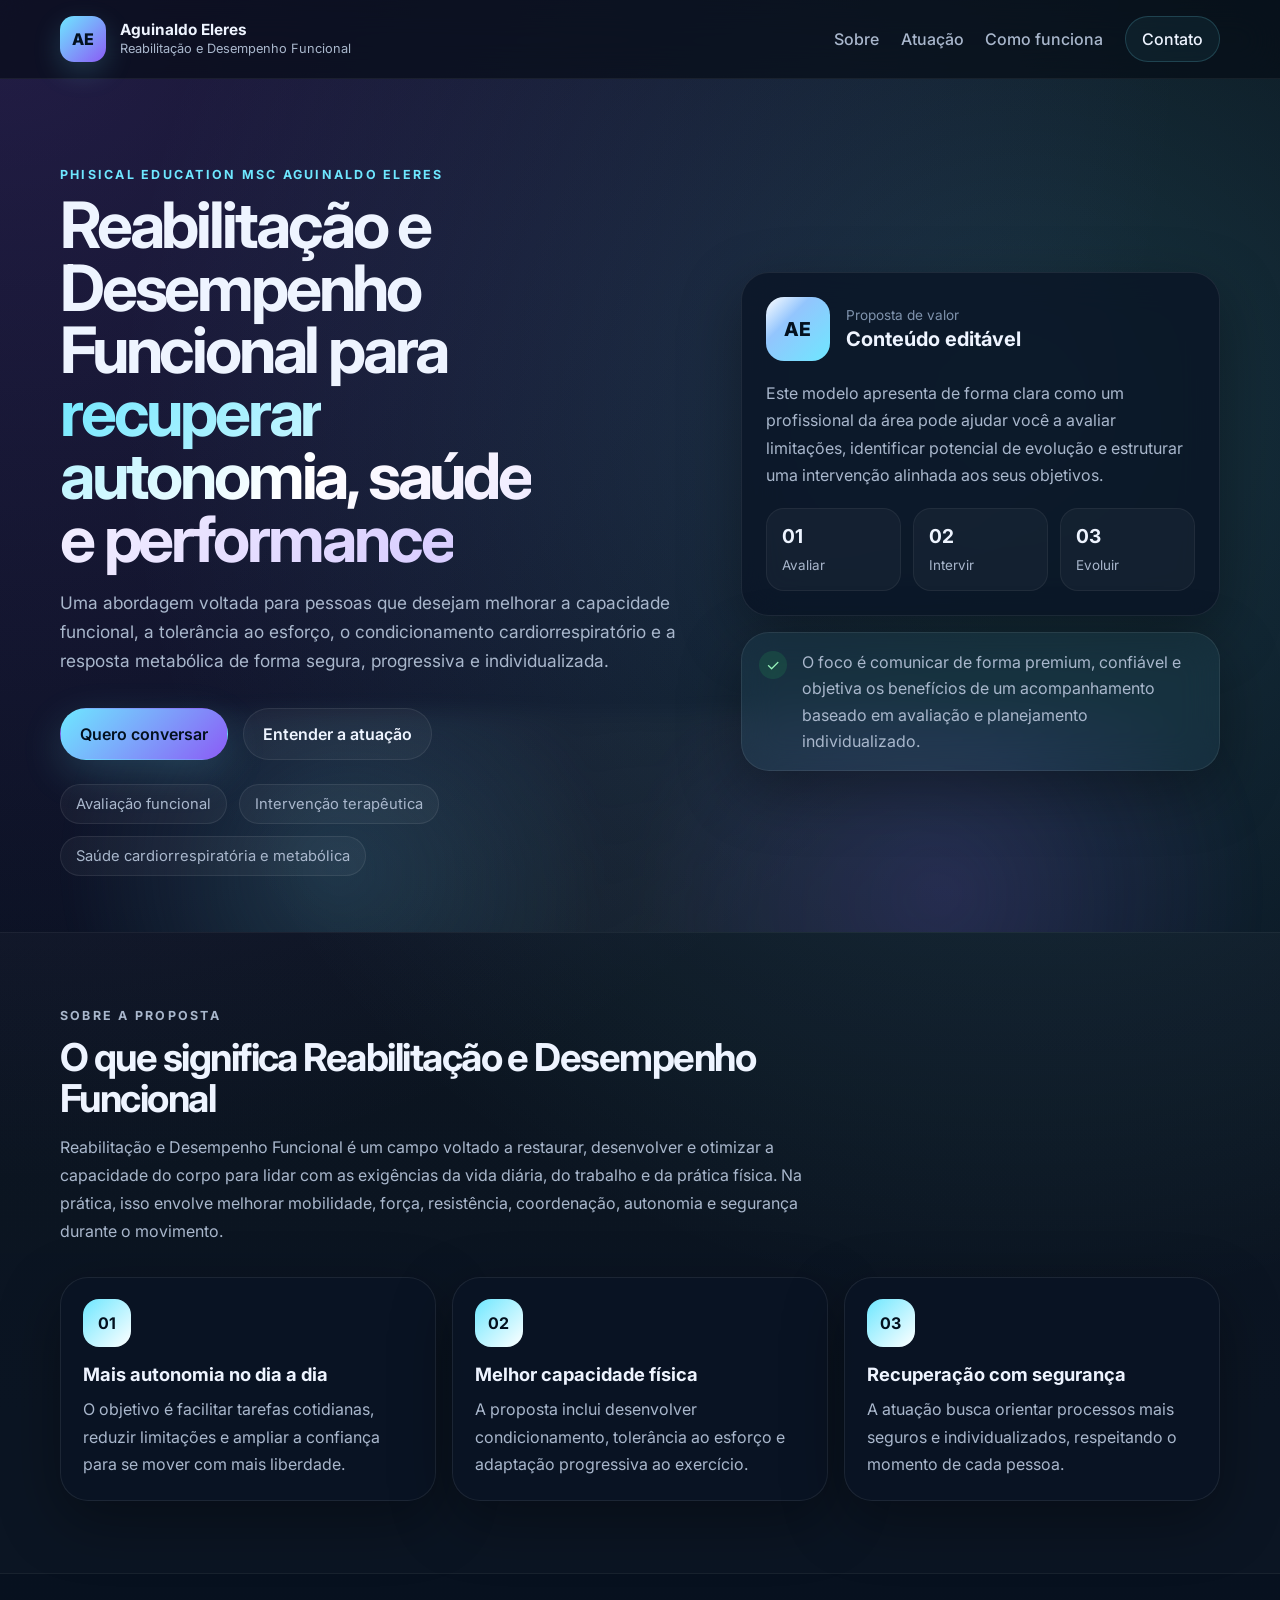
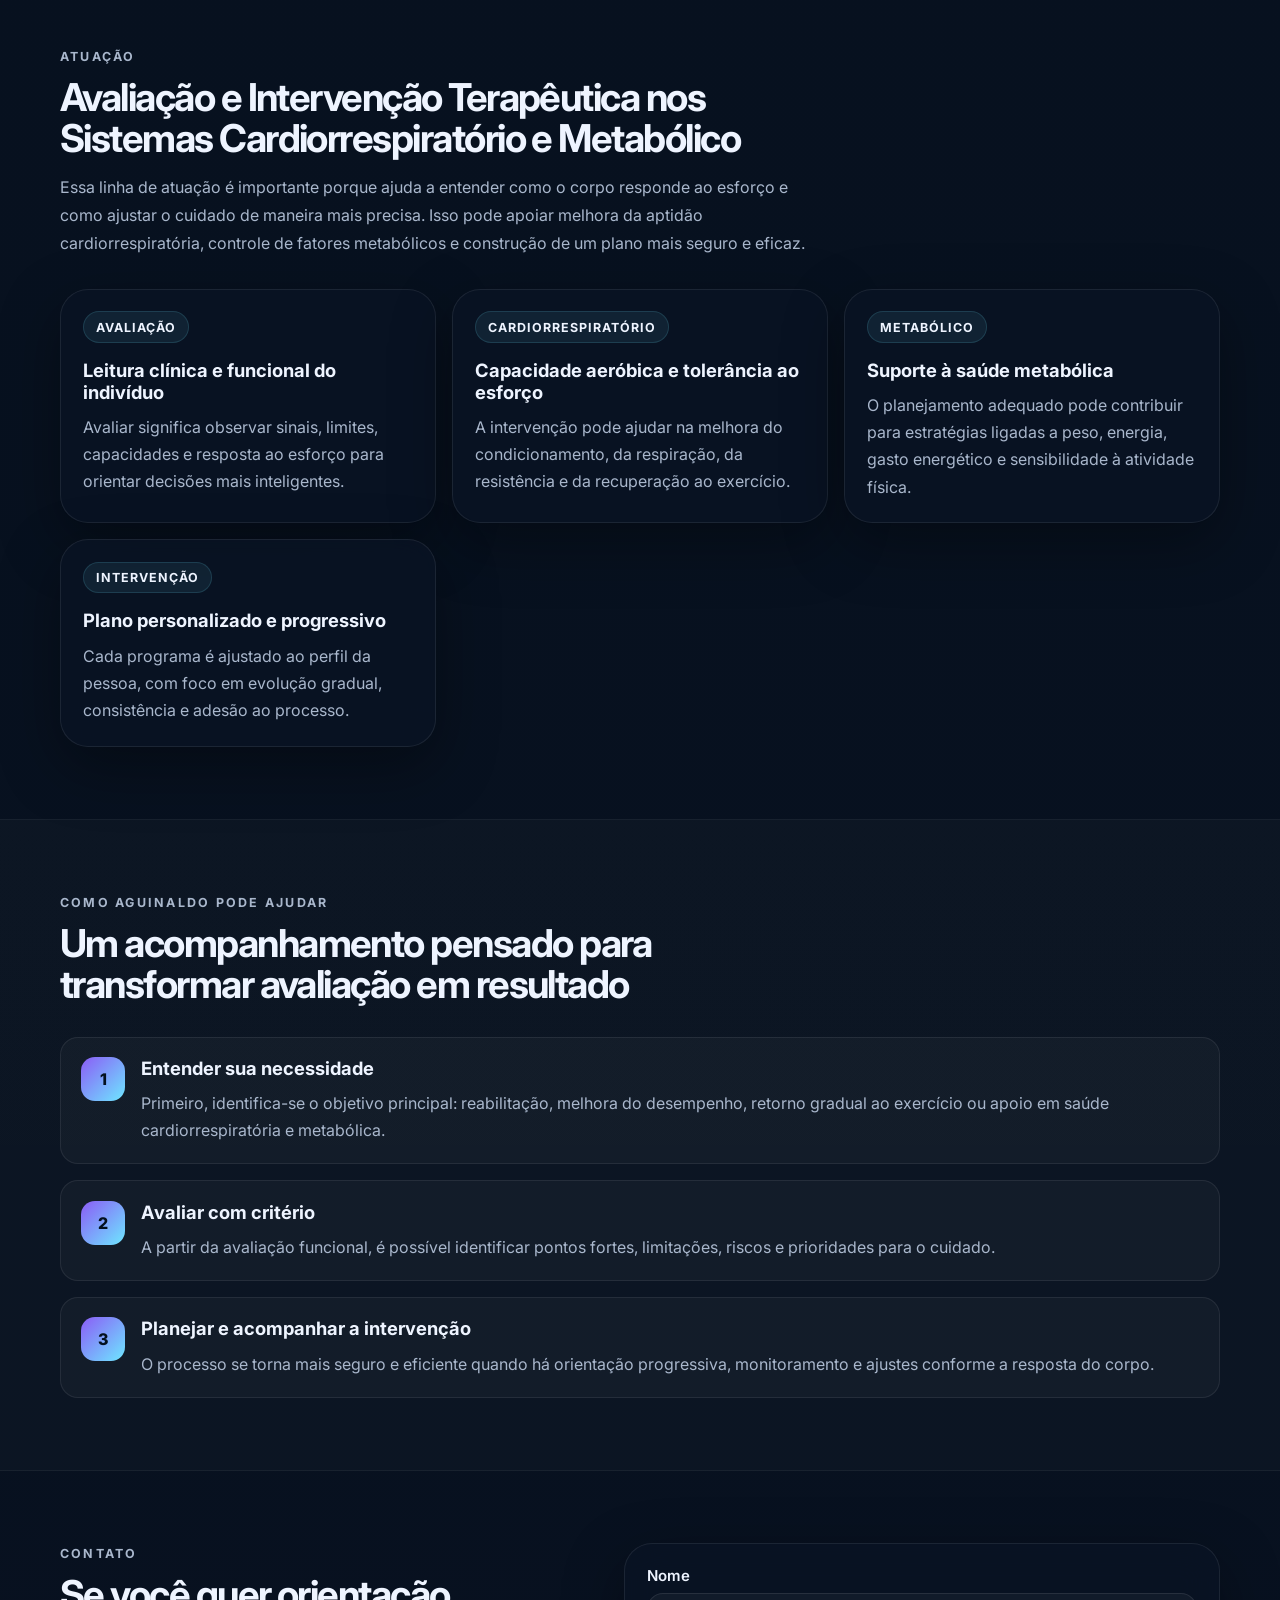
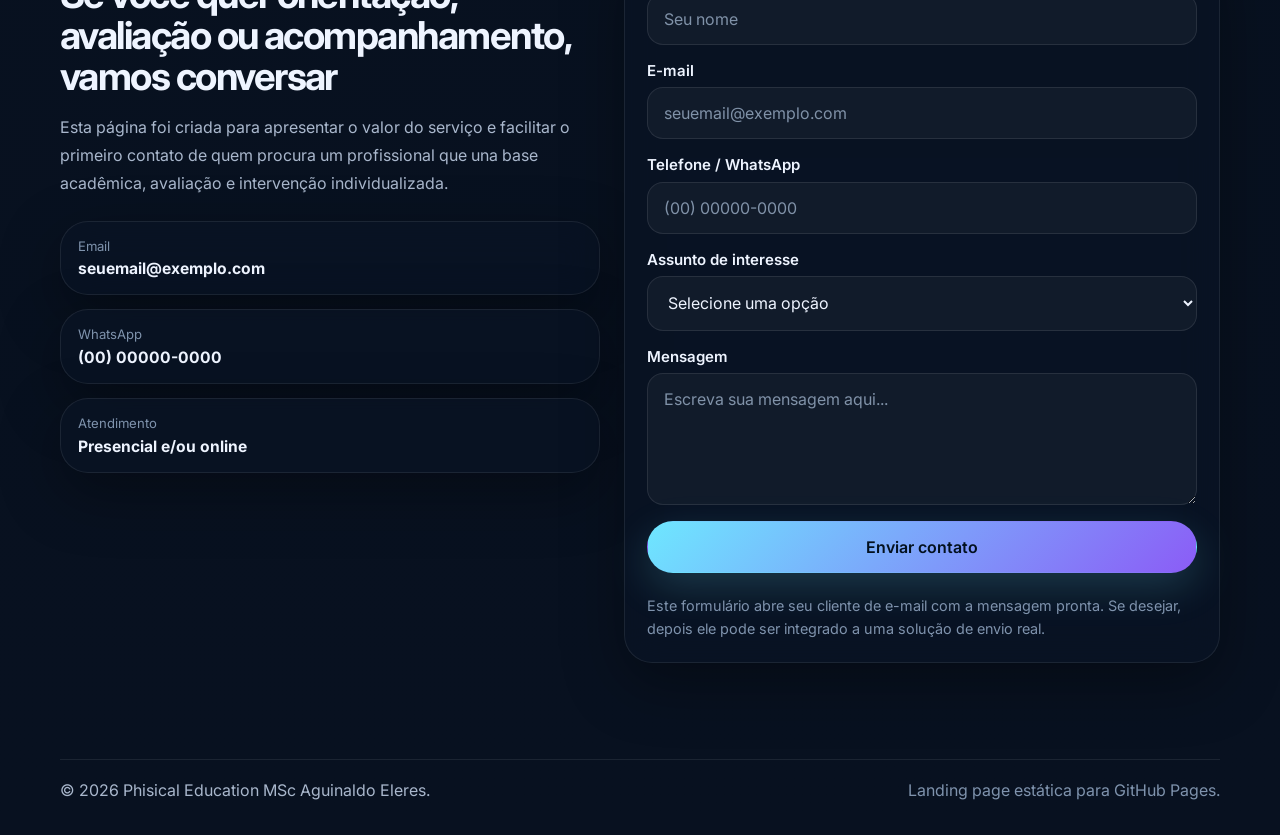
<file: naldinho/index.html>
<!doctype html>
<html lang="pt-BR">
  <head>
    <meta charset="UTF-8" />
    <meta name="viewport" content="width=device-width, initial-scale=1.0" />
    <title>Reabilitação e Desempenho Funcional | Aguinaldo Eleres</title>
    <meta
      name="description"
      content="Reabilitação e Desempenho Funcional, Avaliação e Intervenção Terapêutica nos Sistemas Cardiorrespiratório e Metabólico com Phisical Education MSc Aguinaldo Eleres."
    />
    <meta name="theme-color" content="#08111f" />

    <link rel="preconnect" href="https://fonts.googleapis.com" />
    <link rel="preconnect" href="https://fonts.gstatic.com" crossorigin />
    <link
      href="https://fonts.googleapis.com/css2?family=Inter:wght@400;500;600;700;800&display=swap"
      rel="stylesheet"
    />

    <link rel="stylesheet" href="styles.css" />
  </head>
  <body>
    <a class="skip-link" href="#conteudo">Pular para o conteúdo</a>

    <header class="header">
      <div class="container header__inner">
        <a class="brand" href="#inicio" aria-label="Ir para o início">
          <span class="brand__mark">AE</span>
          <span class="brand__text">
            <strong>Aguinaldo Eleres</strong>
            <small>Reabilitação e Desempenho Funcional</small>
          </span>
        </a>

        <button class="nav-toggle" type="button" aria-expanded="false" aria-controls="menu">
          <span></span>
          <span></span>
          <span></span>
          <span class="sr-only">Abrir menu</span>
        </button>

        <nav class="nav" id="menu" aria-label="Navegação principal">
          <a href="#sobre">Sobre</a>
          <a href="#programa">Atuação</a>
          <a href="#metodologia">Como funciona</a>
          <a href="#contato" class="nav__cta">Contato</a>
        </nav>
      </div>
    </header>

    <main id="conteudo">
      <section class="hero" id="inicio">
        <div class="container hero__grid">
          <div class="hero__content reveal">
            <p class="eyebrow">Phisical Education MSc Aguinaldo Eleres</p>
            <h1>
              Reabilitação e Desempenho Funcional para
              <span>recuperar autonomia, saúde e performance</span>
            </h1>
            <p class="hero__lead">
              Uma abordagem voltada para pessoas que desejam melhorar a capacidade funcional,
              a tolerância ao esforço, o condicionamento cardiorrespiratório e a resposta
              metabólica de forma segura, progressiva e individualizada.
            </p>

            <div class="hero__actions">
              <a class="btn btn--primary" href="#contato">Quero conversar</a>
              <a class="btn btn--ghost" href="#programa">Entender a atuação</a>
            </div>

            <ul class="hero__badges" aria-label="Destaques">
              <li>Avaliação funcional</li>
              <li>Intervenção terapêutica</li>
              <li>Saúde cardiorrespiratória e metabólica</li>
            </ul>
          </div>

          <div class="hero__panel reveal" aria-label="Cartão de apresentação">
            <div class="profile-card">
              <div class="profile-card__top">
                <div class="profile-card__avatar" aria-hidden="true">
                  AE
                </div>
                <div>
                  <p class="profile-card__label">Proposta de valor</p>
                  <h2>Conteúdo editável</h2>
                </div>
              </div>

              <div class="profile-card__body">
                <p>
                  Este modelo apresenta de forma clara como um profissional da área pode ajudar
                  você a avaliar limitações, identificar potencial de evolução e estruturar uma
                  intervenção alinhada aos seus objetivos.
                </p>

                <div class="profile-card__stats">
                  <div>
                    <strong>01</strong>
                    <span>Avaliar</span>
                  </div>
                  <div>
                    <strong>02</strong>
                    <span>Intervir</span>
                  </div>
                  <div>
                    <strong>03</strong>
                    <span>Evoluir</span>
                  </div>
                </div>
              </div>
            </div>

            <div class="hero__note">
              <span class="hero__note-icon">✓</span>
              <p>
                O foco é comunicar de forma premium, confiável e objetiva os benefícios de um
                acompanhamento baseado em avaliação e planejamento individualizado.
              </p>
            </div>
          </div>
        </div>

        <div class="hero__bg" aria-hidden="true"></div>
      </section>

      <section class="section section--muted" id="sobre">
        <div class="container">
          <div class="section-heading reveal">
            <p class="eyebrow">Sobre a proposta</p>
            <h2>O que significa Reabilitação e Desempenho Funcional</h2>
            <p>
              Reabilitação e Desempenho Funcional é um campo voltado a restaurar, desenvolver
              e otimizar a capacidade do corpo para lidar com as exigências da vida diária,
              do trabalho e da prática física. Na prática, isso envolve melhorar mobilidade,
              força, resistência, coordenação, autonomia e segurança durante o movimento.
            </p>
          </div>

          <div class="cards-grid">
            <article class="info-card reveal">
              <div class="info-card__icon">01</div>
              <h3>Mais autonomia no dia a dia</h3>
              <p>
                O objetivo é facilitar tarefas cotidianas, reduzir limitações e ampliar a
                confiança para se mover com mais liberdade.
              </p>
            </article>

            <article class="info-card reveal">
              <div class="info-card__icon">02</div>
              <h3>Melhor capacidade física</h3>
              <p>
                A proposta inclui desenvolver condicionamento, tolerância ao esforço e
                adaptação progressiva ao exercício.
              </p>
            </article>

            <article class="info-card reveal">
              <div class="info-card__icon">03</div>
              <h3>Recuperação com segurança</h3>
              <p>
                A atuação busca orientar processos mais seguros e individualizados,
                respeitando o momento de cada pessoa.
              </p>
            </article>
          </div>
        </div>
      </section>

      <section class="section" id="programa">
        <div class="container">
          <div class="section-heading reveal">
            <p class="eyebrow">Atuação</p>
            <h2>Avaliação e Intervenção Terapêutica nos Sistemas Cardiorrespiratório e Metabólico</h2>
            <p>
              Essa linha de atuação é importante porque ajuda a entender como o corpo responde
              ao esforço e como ajustar o cuidado de maneira mais precisa. Isso pode apoiar
              melhora da aptidão cardiorrespiratória, controle de fatores metabólicos e
              construção de um plano mais seguro e eficaz.
            </p>
          </div>

          <div class="program-grid">
            <article class="program-card reveal">
              <span class="program-card__tag">Avaliação</span>
              <h3>Leitura clínica e funcional do indivíduo</h3>
              <p>
                Avaliar significa observar sinais, limites, capacidades e resposta ao esforço
                para orientar decisões mais inteligentes.
              </p>
            </article>

            <article class="program-card reveal">
              <span class="program-card__tag">Cardiorrespiratório</span>
              <h3>Capacidade aeróbica e tolerância ao esforço</h3>
              <p>
                A intervenção pode ajudar na melhora do condicionamento, da respiração,
                da resistência e da recuperação ao exercício.
              </p>
            </article>

            <article class="program-card reveal">
              <span class="program-card__tag">Metabólico</span>
              <h3>Suporte à saúde metabólica</h3>
              <p>
                O planejamento adequado pode contribuir para estratégias ligadas a peso,
                energia, gasto energético e sensibilidade à atividade física.
              </p>
            </article>

            <article class="program-card reveal">
              <span class="program-card__tag">Intervenção</span>
              <h3>Plano personalizado e progressivo</h3>
              <p>
                Cada programa é ajustado ao perfil da pessoa, com foco em evolução gradual,
                consistência e adesão ao processo.
              </p>
            </article>
          </div>
        </div>
      </section>

      <section class="section section--muted" id="metodologia">
        <div class="container">
          <div class="section-heading reveal">
            <p class="eyebrow">Como Aguinaldo pode ajudar</p>
            <h2>Um acompanhamento pensado para transformar avaliação em resultado</h2>
          </div>

          <div class="timeline">
            <div class="timeline__item reveal">
              <div class="timeline__step">1</div>
              <div>
                <h3>Entender sua necessidade</h3>
                <p>
                  Primeiro, identifica-se o objetivo principal: reabilitação, melhora do
                  desempenho, retorno gradual ao exercício ou apoio em saúde cardiorrespiratória
                  e metabólica.
                </p>
              </div>
            </div>

            <div class="timeline__item reveal">
              <div class="timeline__step">2</div>
              <div>
                <h3>Avaliar com critério</h3>
                <p>
                  A partir da avaliação funcional, é possível identificar pontos fortes,
                  limitações, riscos e prioridades para o cuidado.
                </p>
              </div>
            </div>

            <div class="timeline__item reveal">
              <div class="timeline__step">3</div>
              <div>
                <h3>Planejar e acompanhar a intervenção</h3>
                <p>
                  O processo se torna mais seguro e eficiente quando há orientação progressiva,
                  monitoramento e ajustes conforme a resposta do corpo.
                </p>
              </div>
            </div>
          </div>
        </div>
      </section>

      <section class="section" id="contato">
        <div class="container contact-layout">
          <div class="contact-copy reveal">
            <p class="eyebrow">Contato</p>
            <h2>Se você quer orientação, avaliação ou acompanhamento, vamos conversar</h2>
            <p>
              Esta página foi criada para apresentar o valor do serviço e facilitar o primeiro
              contato de quem procura um profissional que una base acadêmica, avaliação e
              intervenção individualizada.
            </p>

            <div class="contact-mini-cards">
              <div class="mini-card">
                <span>Email</span>
                <strong>seuemail@exemplo.com</strong>
              </div>
              <div class="mini-card">
                <span>WhatsApp</span>
                <strong>(00) 00000-0000</strong>
              </div>
              <div class="mini-card">
                <span>Atendimento</span>
                <strong>Presencial e/ou online</strong>
              </div>
            </div>
          </div>

          <div class="contact-form-card reveal">
            <form id="leadForm" class="form">
              <div class="form__row">
                <label for="nome">Nome</label>
                <input id="nome" name="nome" type="text" placeholder="Seu nome" required />
              </div>

              <div class="form__row">
                <label for="email">E-mail</label>
                <input id="email" name="email" type="email" placeholder="seuemail@exemplo.com" required />
              </div>

              <div class="form__row">
                <label for="telefone">Telefone / WhatsApp</label>
                <input id="telefone" name="telefone" type="tel" placeholder="(00) 00000-0000" />
              </div>

              <div class="form__row">
                <label for="interesse">Assunto de interesse</label>
                <select id="interesse" name="interesse" required>
                  <option value="">Selecione uma opção</option>
                  <option>Avaliação funcional</option>
                  <option>Intervenção terapêutica</option>
                  <option>Reabilitação e desempenho</option>
                  <option>Parceria / palestra / curso</option>
                </select>
              </div>

              <div class="form__row">
                <label for="mensagem">Mensagem</label>
                <textarea
                  id="mensagem"
                  name="mensagem"
                  rows="5"
                  placeholder="Escreva sua mensagem aqui..."
                  required
                ></textarea>
              </div>

              <button class="btn btn--primary btn--full" type="submit">
                Enviar contato
              </button>

              <p class="form__hint">
                Este formulário abre seu cliente de e-mail com a mensagem pronta. Se desejar,
                depois ele pode ser integrado a uma solução de envio real.
              </p>
            </form>
          </div>
        </div>
      </section>
    </main>

    <footer class="footer">
      <div class="container footer__inner">
        <p>
          © <span id="year"></span> Phisical Education MSc Aguinaldo Eleres.
        </p>
        <p class="footer__muted">
          Landing page estática para GitHub Pages.
        </p>
      </div>
    </footer>

    <script src="script.js"></script>
  </body>
</html>
</file>
<file: naldinho/styles.css>
:root {
  --bg: #07111f;
  --bg-soft: #0b1729;
  --bg-card: rgba(10, 20, 36, 0.78);
  --surface: #0d1a2d;
  --surface-2: #10213a;
  --line: rgba(255, 255, 255, 0.08);
  --text: #eef4ff;
  --muted: #a9b7cc;
  --muted-2: #7f93ad;
  --accent: #6ee7ff;
  --accent-2: #8b5cf6;
  --accent-3: #22c55e;
  --shadow: 0 20px 60px rgba(0, 0, 0, 0.35);
  --radius-lg: 28px;
  --radius-md: 18px;
  --radius-sm: 14px;
  --container: 1160px;
  --ease: cubic-bezier(0.2, 0.8, 0.2, 1);
}

* {
  box-sizing: border-box;
}

html {
  scroll-behavior: smooth;
}

body {
  margin: 0;
  font-family: "Inter", system-ui, -apple-system, BlinkMacSystemFont, "Segoe UI", sans-serif;
  color: var(--text);
  background:
    radial-gradient(circle at top left, rgba(139, 92, 246, 0.22), transparent 28%),
    radial-gradient(circle at 80% 10%, rgba(110, 231, 255, 0.18), transparent 24%),
    linear-gradient(180deg, #050b14 0%, #07111f 35%, #081120 100%);
  min-height: 100vh;
}

img {
  max-width: 100%;
  display: block;
}

a {
  color: inherit;
  text-decoration: none;
}

button,
input,
select,
textarea {
  font: inherit;
}

.container {
  width: min(100% - 2rem, var(--container));
  margin: 0 auto;
}

.skip-link {
  position: absolute;
  left: -9999px;
  top: 1rem;
  background: #fff;
  color: #000;
  padding: 0.75rem 1rem;
  border-radius: 999px;
  z-index: 1000;
}

.skip-link:focus {
  left: 1rem;
}

.sr-only {
  position: absolute;
  width: 1px;
  height: 1px;
  padding: 0;
  overflow: hidden;
  clip: rect(0, 0, 0, 0);
  white-space: nowrap;
  border: 0;
}

.header {
  position: sticky;
  top: 0;
  z-index: 50;
  backdrop-filter: blur(18px);
  background: rgba(5, 11, 20, 0.65);
  border-bottom: 1px solid rgba(255, 255, 255, 0.06);
}

.header__inner {
  display: flex;
  align-items: center;
  justify-content: space-between;
  min-height: 78px;
  gap: 1rem;
}

.brand {
  display: flex;
  align-items: center;
  gap: 0.9rem;
}

.brand__mark {
  width: 46px;
  height: 46px;
  display: grid;
  place-items: center;
  border-radius: 14px;
  background: linear-gradient(135deg, var(--accent) 0%, var(--accent-2) 100%);
  color: #03111f;
  font-weight: 800;
  letter-spacing: 0.02em;
  box-shadow: 0 10px 28px rgba(110, 231, 255, 0.18);
}

.brand__text {
  display: flex;
  flex-direction: column;
  gap: 0.15rem;
}

.brand__text strong {
  font-size: 0.96rem;
  line-height: 1.1;
}

.brand__text small {
  color: var(--muted);
  font-size: 0.8rem;
}

.nav {
  display: flex;
  align-items: center;
  gap: 1.35rem;
}

.nav a {
  color: var(--muted);
  font-weight: 500;
  transition: color 180ms var(--ease), transform 180ms var(--ease);
}

.nav a:hover,
.nav a:focus-visible,
.nav a.is-active {
  color: var(--text);
}

.nav__cta {
  padding: 0.75rem 1rem;
  border: 1px solid rgba(110, 231, 255, 0.18);
  border-radius: 999px;
  background: rgba(110, 231, 255, 0.06);
  color: var(--text) !important;
}

.nav-toggle {
  display: none;
  width: 48px;
  height: 48px;
  border: 1px solid rgba(255, 255, 255, 0.1);
  background: rgba(255, 255, 255, 0.03);
  border-radius: 14px;
  cursor: pointer;
  padding: 0.8rem;
}

.nav-toggle span {
  display: block;
  width: 100%;
  height: 2px;
  background: var(--text);
  border-radius: 999px;
}

.nav-toggle span + span {
  margin-top: 5px;
}

.hero {
  position: relative;
  padding: 5.5rem 0 3.5rem;
  overflow: hidden;
}

.hero__grid {
  display: grid;
  grid-template-columns: 1.15fr 0.85fr;
  gap: 2rem;
  align-items: center;
}

.hero__content h1 {
  margin: 0.75rem 0 1rem;
  font-size: clamp(2.35rem, 5vw, 4.6rem);
  line-height: 0.98;
  letter-spacing: -0.05em;
  max-width: 12ch;
}

.hero__content h1 span {
  background: linear-gradient(135deg, var(--accent) 0%, #ffffff 45%, #d7cbff 100%);
  -webkit-background-clip: text;
  background-clip: text;
  color: transparent;
}

.eyebrow {
  margin: 0;
  color: var(--accent);
  text-transform: uppercase;
  letter-spacing: 0.18em;
  font-size: 0.78rem;
  font-weight: 700;
}

.hero__lead {
  max-width: 58ch;
  color: var(--muted);
  font-size: 1.08rem;
  line-height: 1.7;
  margin-bottom: 2rem;
}

.hero__actions {
  display: flex;
  flex-wrap: wrap;
  gap: 0.9rem;
  margin-bottom: 1.5rem;
}

.btn {
  display: inline-flex;
  align-items: center;
  justify-content: center;
  min-height: 52px;
  padding: 0.9rem 1.2rem;
  border-radius: 999px;
  font-weight: 600;
  border: 1px solid transparent;
  transition: transform 180ms var(--ease), box-shadow 180ms var(--ease), background 180ms var(--ease), border-color 180ms var(--ease);
  cursor: pointer;
}

.btn:hover {
  transform: translateY(-1px);
}

.btn:focus-visible,
.nav a:focus-visible,
input:focus-visible,
select:focus-visible,
textarea:focus-visible,
.nav-toggle:focus-visible {
  outline: 2px solid rgba(110, 231, 255, 0.9);
  outline-offset: 3px;
}

.btn--primary {
  background: linear-gradient(135deg, var(--accent) 0%, var(--accent-2) 100%);
  color: #03111f;
  box-shadow: 0 14px 40px rgba(110, 231, 255, 0.18);
}

.btn--ghost {
  background: rgba(255, 255, 255, 0.04);
  border-color: rgba(255, 255, 255, 0.08);
  color: var(--text);
}

.btn--full {
  width: 100%;
}

.hero__badges {
  list-style: none;
  padding: 0;
  margin: 0;
  display: flex;
  flex-wrap: wrap;
  gap: 0.7rem;
}

.hero__badges li {
  border: 1px solid rgba(255, 255, 255, 0.08);
  background: rgba(255, 255, 255, 0.04);
  color: var(--muted);
  border-radius: 999px;
  padding: 0.65rem 0.95rem;
  font-size: 0.92rem;
}

.hero__panel {
  display: grid;
  gap: 1rem;
}

.profile-card,
.hero__note,
.info-card,
.program-card,
.contact-form-card,
.mini-card {
  background: var(--bg-card);
  border: 1px solid var(--line);
  border-radius: var(--radius-lg);
  box-shadow: var(--shadow);
  backdrop-filter: blur(18px);
}

.profile-card {
  padding: 1.5rem;
}

.profile-card__top {
  display: flex;
  align-items: center;
  gap: 1rem;
  margin-bottom: 1.2rem;
}

.profile-card__avatar {
  width: 64px;
  height: 64px;
  border-radius: 18px;
  display: grid;
  place-items: center;
  font-weight: 800;
  font-size: 1.2rem;
  color: #03111f;
  background: linear-gradient(135deg, #ffffff 0%, #93c5fd 35%, #6ee7ff 100%);
}

.profile-card__label {
  margin: 0 0 0.2rem;
  color: var(--muted-2);
  font-size: 0.85rem;
}

.profile-card h2 {
  margin: 0;
  font-size: 1.25rem;
}

.profile-card__body p {
  margin: 0 0 1.2rem;
  color: var(--muted);
  line-height: 1.7;
}

.profile-card__stats {
  display: grid;
  grid-template-columns: repeat(3, 1fr);
  gap: 0.75rem;
}

.profile-card__stats div {
  padding: 0.95rem;
  border-radius: 18px;
  background: rgba(255, 255, 255, 0.035);
  border: 1px solid rgba(255, 255, 255, 0.06);
}

.profile-card__stats strong {
  display: block;
  font-size: 1.2rem;
  margin-bottom: 0.35rem;
}

.profile-card__stats span {
  color: var(--muted);
  font-size: 0.84rem;
  line-height: 1.4;
}

.hero__note {
  display: flex;
  align-items: flex-start;
  gap: 0.9rem;
  padding: 1rem 1.1rem;
  background: rgba(110, 231, 255, 0.06);
}

.hero__note-icon {
  width: 28px;
  height: 28px;
  flex: 0 0 auto;
  border-radius: 999px;
  display: grid;
  place-items: center;
  background: rgba(34, 197, 94, 0.15);
  color: #98f5bc;
  margin-top: 0.12rem;
}

.hero__note p {
  margin: 0;
  color: var(--muted);
  line-height: 1.65;
}

.hero__bg {
  position: absolute;
  inset: auto -10% -35% -10%;
  height: 520px;
  background:
    radial-gradient(circle at 30% 30%, rgba(110, 231, 255, 0.15), transparent 24%),
    radial-gradient(circle at 70% 35%, rgba(139, 92, 246, 0.16), transparent 28%),
    radial-gradient(circle at center, rgba(255, 255, 255, 0.05), transparent 60%);
  filter: blur(10px);
  pointer-events: none;
  z-index: -1;
}

.section {
  padding: 4.5rem 0;
}

.section--muted {
  background: linear-gradient(180deg, rgba(255, 255, 255, 0.02), rgba(255, 255, 255, 0.015));
  border-block: 1px solid rgba(255, 255, 255, 0.05);
}

.section-heading {
  max-width: 760px;
  margin-bottom: 2rem;
}

.section-heading h2 {
  margin: 0.6rem 0 0.9rem;
  font-size: clamp(1.8rem, 3vw, 3rem);
  line-height: 1.06;
  letter-spacing: -0.04em;
}

.section-heading p {
  margin: 0;
  color: var(--muted);
  line-height: 1.75;
}

.cards-grid,
.program-grid {
  display: grid;
  gap: 1rem;
  grid-template-columns: repeat(3, minmax(0, 1fr));
}

.info-card,
.program-card {
  padding: 1.35rem;
  min-height: 100%;
}

.info-card__icon {
  width: 48px;
  height: 48px;
  border-radius: 16px;
  display: grid;
  place-items: center;
  font-weight: 700;
  color: #03111f;
  background: linear-gradient(135deg, var(--accent) 0%, #ffffff 100%);
  margin-bottom: 1rem;
}

.info-card h3,
.program-card h3,
.timeline__item h3 {
  margin: 0 0 0.7rem;
  font-size: 1.15rem;
}

.info-card p,
.program-card p,
.timeline__item p {
  margin: 0;
  color: var(--muted);
  line-height: 1.7;
}

.program-card__tag {
  display: inline-flex;
  padding: 0.45rem 0.75rem;
  border-radius: 999px;
  font-size: 0.78rem;
  font-weight: 700;
  letter-spacing: 0.08em;
  text-transform: uppercase;
  margin-bottom: 1rem;
  color: var(--text);
  background: rgba(110, 231, 255, 0.08);
  border: 1px solid rgba(110, 231, 255, 0.14);
}

.timeline {
  display: grid;
  gap: 1rem;
}

.timeline__item {
  display: grid;
  grid-template-columns: auto 1fr;
  gap: 1rem;
  align-items: start;
  padding: 1.2rem 1.25rem;
  border: 1px solid var(--line);
  background: rgba(255, 255, 255, 0.03);
  border-radius: var(--radius-md);
}

.timeline__step {
  width: 44px;
  height: 44px;
  display: grid;
  place-items: center;
  border-radius: 14px;
  background: linear-gradient(135deg, var(--accent-2), var(--accent));
  color: #03111f;
  font-weight: 800;
}

.contact-layout {
  display: grid;
  grid-template-columns: 0.95fr 1.05fr;
  gap: 1.5rem;
  align-items: start;
}

.contact-copy h2 {
  margin: 0.6rem 0 0.9rem;
  font-size: clamp(1.8rem, 3vw, 2.8rem);
  line-height: 1.06;
  letter-spacing: -0.04em;
}

.contact-copy p {
  color: var(--muted);
  line-height: 1.75;
}

.contact-mini-cards {
  display: grid;
  gap: 0.9rem;
  margin-top: 1.5rem;
}

.mini-card {
  padding: 1rem 1.05rem;
}

.mini-card span {
  display: block;
  color: var(--muted-2);
  font-size: 0.82rem;
  margin-bottom: 0.35rem;
}

.mini-card strong {
  display: block;
  font-size: 0.98rem;
}

.contact-form-card {
  padding: 1.4rem;
}

.form {
  display: grid;
  gap: 1rem;
}

.form__row {
  display: grid;
  gap: 0.45rem;
}

.form label {
  font-weight: 600;
  font-size: 0.94rem;
}

.form input,
.form select,
.form textarea {
  width: 100%;
  border-radius: 16px;
  border: 1px solid rgba(255, 255, 255, 0.09);
  background: rgba(255, 255, 255, 0.04);
  color: var(--text);
  padding: 0.95rem 1rem;
  transition: border-color 180ms var(--ease), background 180ms var(--ease), transform 180ms var(--ease);
}

.form input::placeholder,
.form textarea::placeholder {
  color: #8092a8;
}

.form input:focus,
.form select:focus,
.form textarea:focus {
  border-color: rgba(110, 231, 255, 0.6);
  background: rgba(255, 255, 255, 0.06);
}

.form__hint {
  margin: 0.3rem 0 0;
  color: var(--muted-2);
  font-size: 0.9rem;
  line-height: 1.6;
}

.footer {
  padding: 1.5rem 0 2.2rem;
}

.footer__inner {
  display: flex;
  flex-wrap: wrap;
  justify-content: space-between;
  gap: 0.8rem;
  color: var(--muted);
  border-top: 1px solid rgba(255, 255, 255, 0.08);
  padding-top: 1.2rem;
}

.footer p {
  margin: 0;
}

.footer__muted {
  color: var(--muted-2);
}

.reveal {
  opacity: 0;
  transform: translateY(18px);
  transition: opacity 700ms var(--ease), transform 700ms var(--ease);
}

.reveal.is-visible {
  opacity: 1;
  transform: translateY(0);
}

@media (max-width: 980px) {
  .hero__grid,
  .contact-layout {
    grid-template-columns: 1fr;
  }

  .cards-grid,
  .program-grid {
    grid-template-columns: 1fr 1fr;
  }

  .hero {
    padding-top: 4rem;
  }
}

@media (max-width: 760px) {
  .header__inner {
    min-height: 72px;
  }

  .nav-toggle {
    display: inline-grid;
    align-items: center;
  }

  .nav {
    position: absolute;
    top: 100%;
    right: 1rem;
    left: 1rem;
    display: grid;
    gap: 0.75rem;
    padding: 1rem;
    border-radius: 20px;
    background: rgba(7, 17, 31, 0.96);
    border: 1px solid rgba(255, 255, 255, 0.08);
    box-shadow: var(--shadow);
    transform: translateY(-12px);
    opacity: 0;
    pointer-events: none;
    transition: opacity 180ms var(--ease), transform 180ms var(--ease);
  }

  .nav.is-open {
    opacity: 1;
    transform: translateY(0);
    pointer-events: auto;
  }

  .nav a {
    padding: 0.75rem 0.2rem;
  }

  .cards-grid,
  .program-grid {
    grid-template-columns: 1fr;
  }

  .profile-card__stats {
    grid-template-columns: 1fr;
  }

  .hero__content h1 {
    max-width: 14ch;
  }
}

@media (max-width: 520px) {
  .container {
    width: min(100% - 1.2rem, var(--container));
  }

  .hero {
    padding: 3.4rem 0 2.4rem;
  }

  .section {
    padding: 3.6rem 0;
  }

  .hero__actions {
    flex-direction: column;
  }

  .btn {
    width: 100%;
  }

  .timeline__item {
    grid-template-columns: 1fr;
  }
}
</file>
